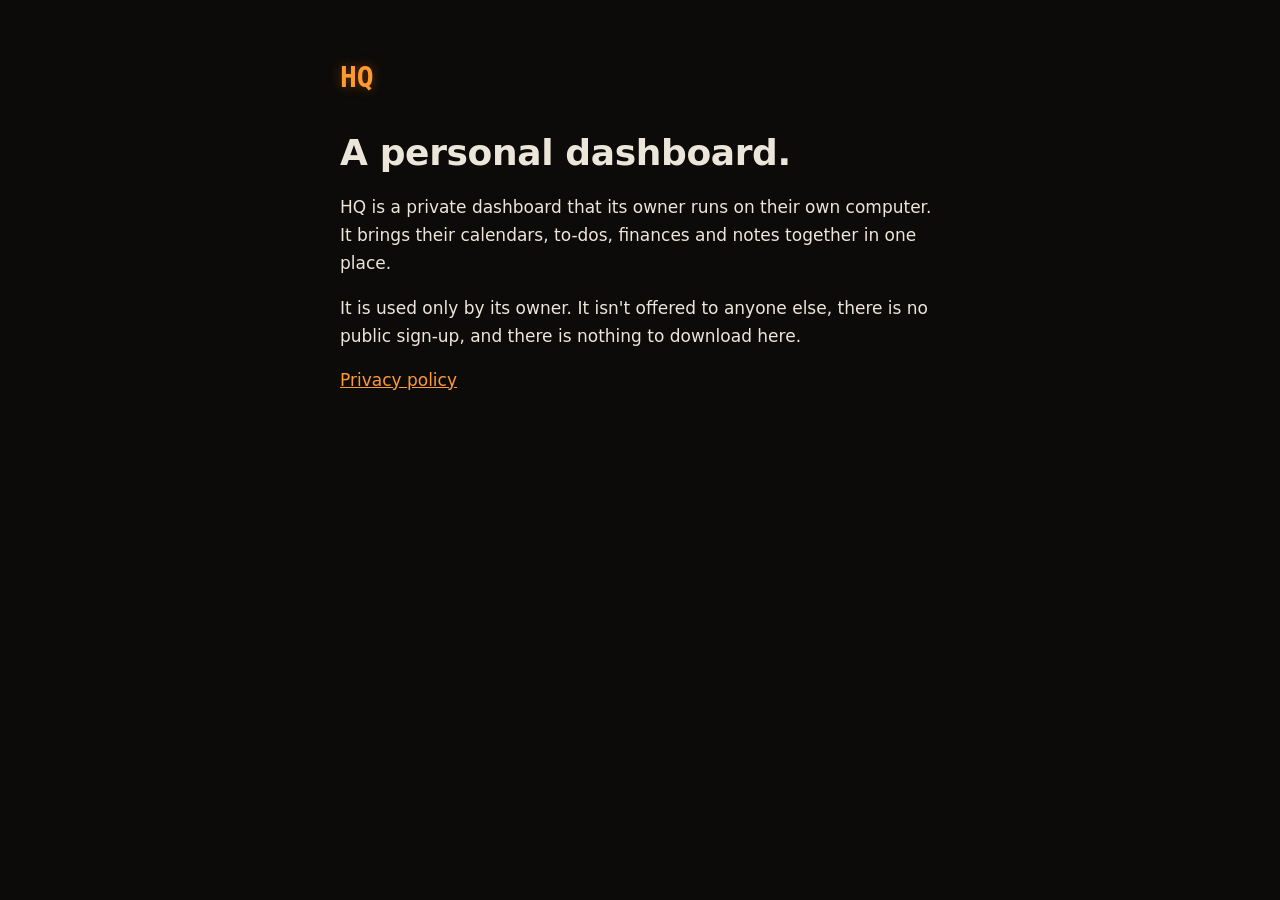
<file: index.html>
<!doctype html>
<html lang="en">
  <head>
    <meta charset="utf-8" />
    <meta name="viewport" content="width=device-width, initial-scale=1" />
    <title>HQ</title>
    <meta name="description" content="HQ is a private personal dashboard used only by its owner." />
    <link rel="stylesheet" href="style.css" />
  </head>
  <body>
    <main>
      <p class="mark">HQ</p>
      <h1>A personal dashboard.</h1>
      <p>
        HQ is a private dashboard that its owner runs on their own computer. It brings their calendars,
        to-dos, finances and notes together in one place.
      </p>
      <p>
        It is used only by its owner. It isn't offered to anyone else, there is no public sign-up, and
        there is nothing to download here.
      </p>
      <p><a href="privacy.html">Privacy policy</a></p>
    </main>
  </body>
</html>
</file>
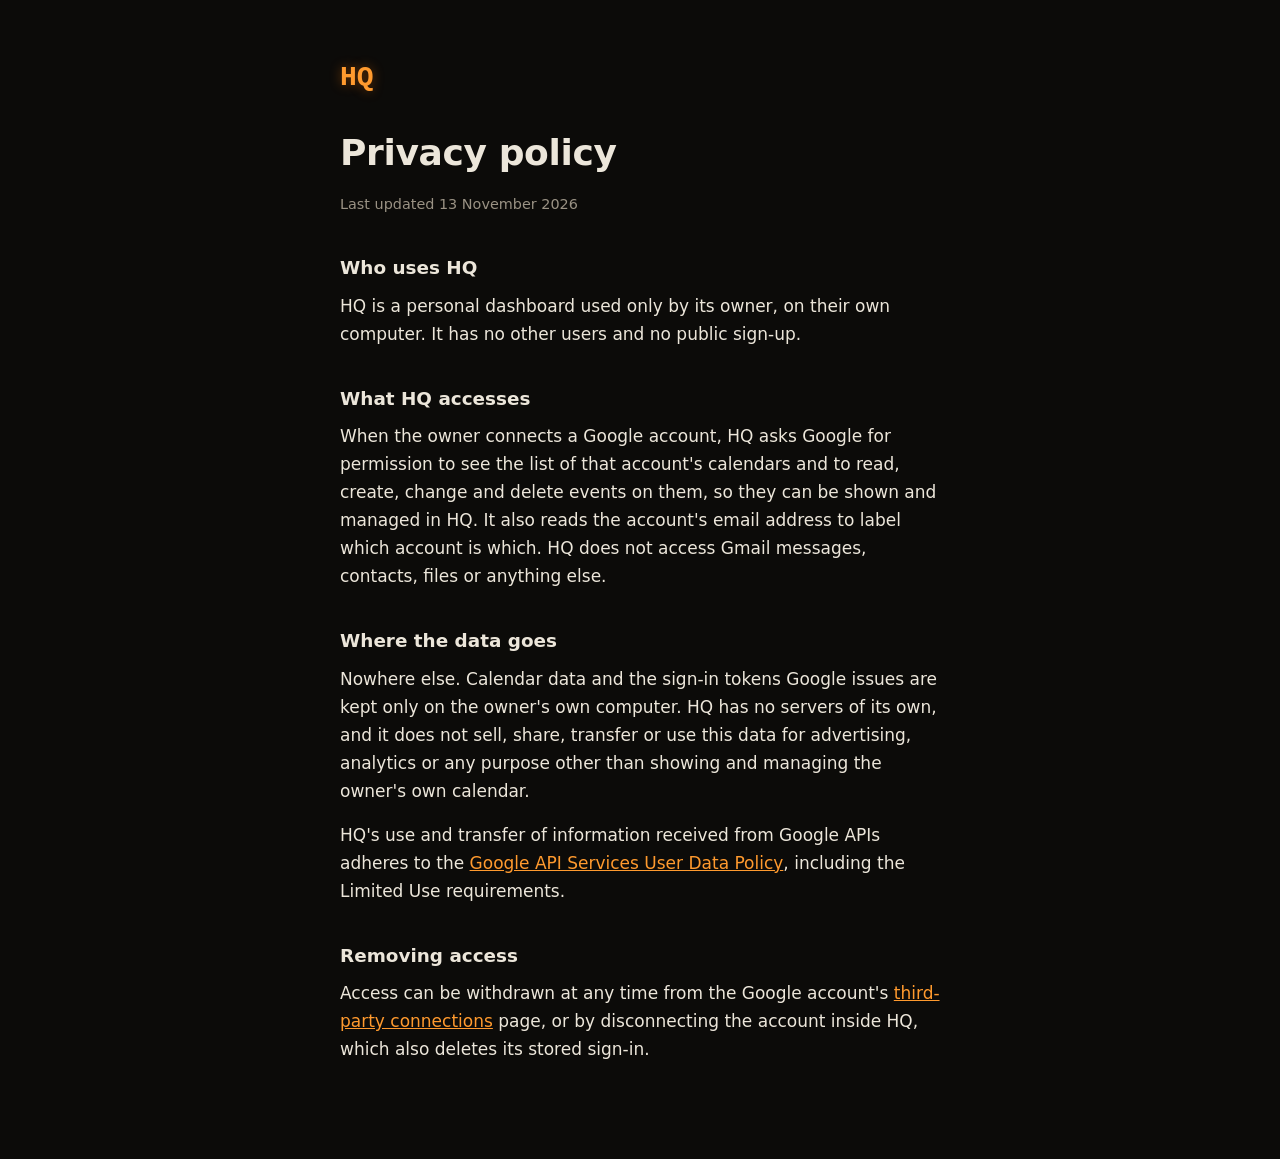
<file: privacy.html>
<!doctype html>
<html lang="en">
  <head>
    <meta charset="utf-8" />
    <meta name="viewport" content="width=device-width, initial-scale=1" />
    <title>Privacy policy · HQ</title>
    <link rel="stylesheet" href="style.css" />
  </head>
  <body>
    <main>
      <p class="mark"><a href="index.html">HQ</a></p>
      <h1>Privacy policy</h1>
      <p class="meta">Last updated 13 November 2026</p>

      <h2>Who uses HQ</h2>
      <p>
        HQ is a personal dashboard used only by its owner, on their own computer. It has no other users and
        no public sign-up.
      </p>

      <h2>What HQ accesses</h2>
      <p>
        When the owner connects a Google account, HQ asks Google for permission to see the list of that
        account's calendars and to read, create, change and delete events on them, so they can be shown and
        managed in HQ. It also reads the account's email address to label which account is which. HQ does not
        access Gmail messages, contacts, files or anything else.
      </p>

      <h2>Where the data goes</h2>
      <p>
        Nowhere else. Calendar data and the sign-in tokens Google issues are kept only on the owner's own
        computer. HQ has no servers of its own, and it does not sell, share, transfer or use this data for
        advertising, analytics or any purpose other than showing and managing the owner's own calendar.
      </p>
      <p>
        HQ's use and transfer of information received from Google APIs adheres to the
        <a href="https://developers.google.com/terms/api-services-user-data-policy">Google API Services User Data Policy</a>,
        including the Limited Use requirements.
      </p>

      <h2>Removing access</h2>
      <p>
        Access can be withdrawn at any time from the Google account's
        <a href="https://myaccount.google.com/connections">third-party connections</a> page, or by disconnecting
        the account inside HQ, which also deletes its stored sign-in.
      </p>
    </main>
  </body>
</html>
</file>
<file: style.css>
:root {
  color-scheme: dark;
  --ink: #0c0b09;
  --text: #ece6da;
  --dim: #9a9284;
  --amber: #ff9a2e;
}

* {
  box-sizing: border-box;
}

body {
  margin: 0;
  background: var(--ink);
  color: var(--text);
  font: 17px/1.65 ui-sans-serif, system-ui, -apple-system, "Segoe UI", sans-serif;
}

main {
  max-width: 40rem;
  margin: 0 auto;
  padding: 4rem 1.25rem 5rem;
}

.mark {
  margin: 0 0 2.5rem;
  font: 600 1.75rem/1 ui-monospace, "Cascadia Mono", Consolas, monospace;
  color: var(--amber);
  text-shadow: 0 0 12px rgb(255 120 0 / 0.4);
}

.mark a {
  color: inherit;
  text-decoration: none;
}

h1 {
  margin: 0 0 1.25rem;
  font-size: 2.25rem;
  line-height: 1.15;
  letter-spacing: -0.01em;
}

h2 {
  margin: 2.25rem 0 0.5rem;
  font-size: 1.15rem;
}

p {
  margin: 0 0 1rem;
  color: var(--text);
}

.meta {
  color: var(--dim);
  font-size: 0.9rem;
}

a {
  color: var(--amber);
}
</file>
